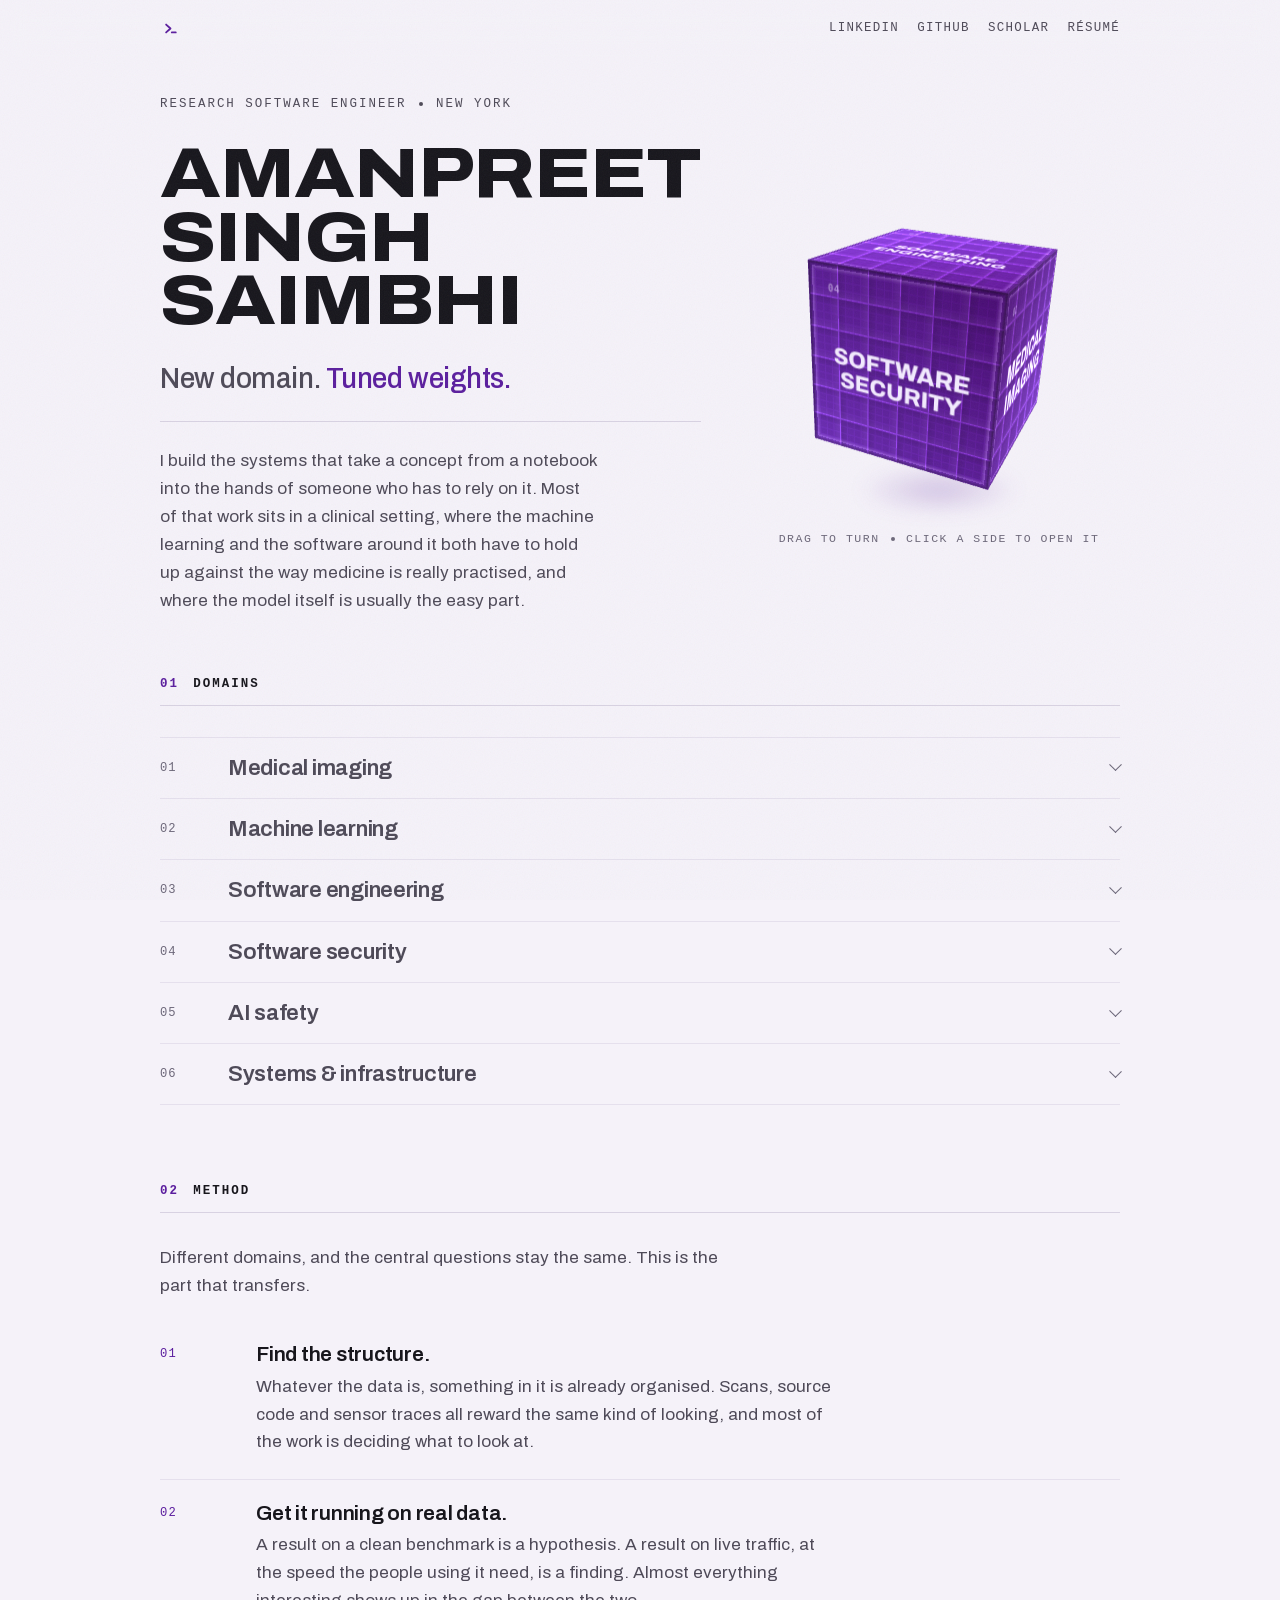
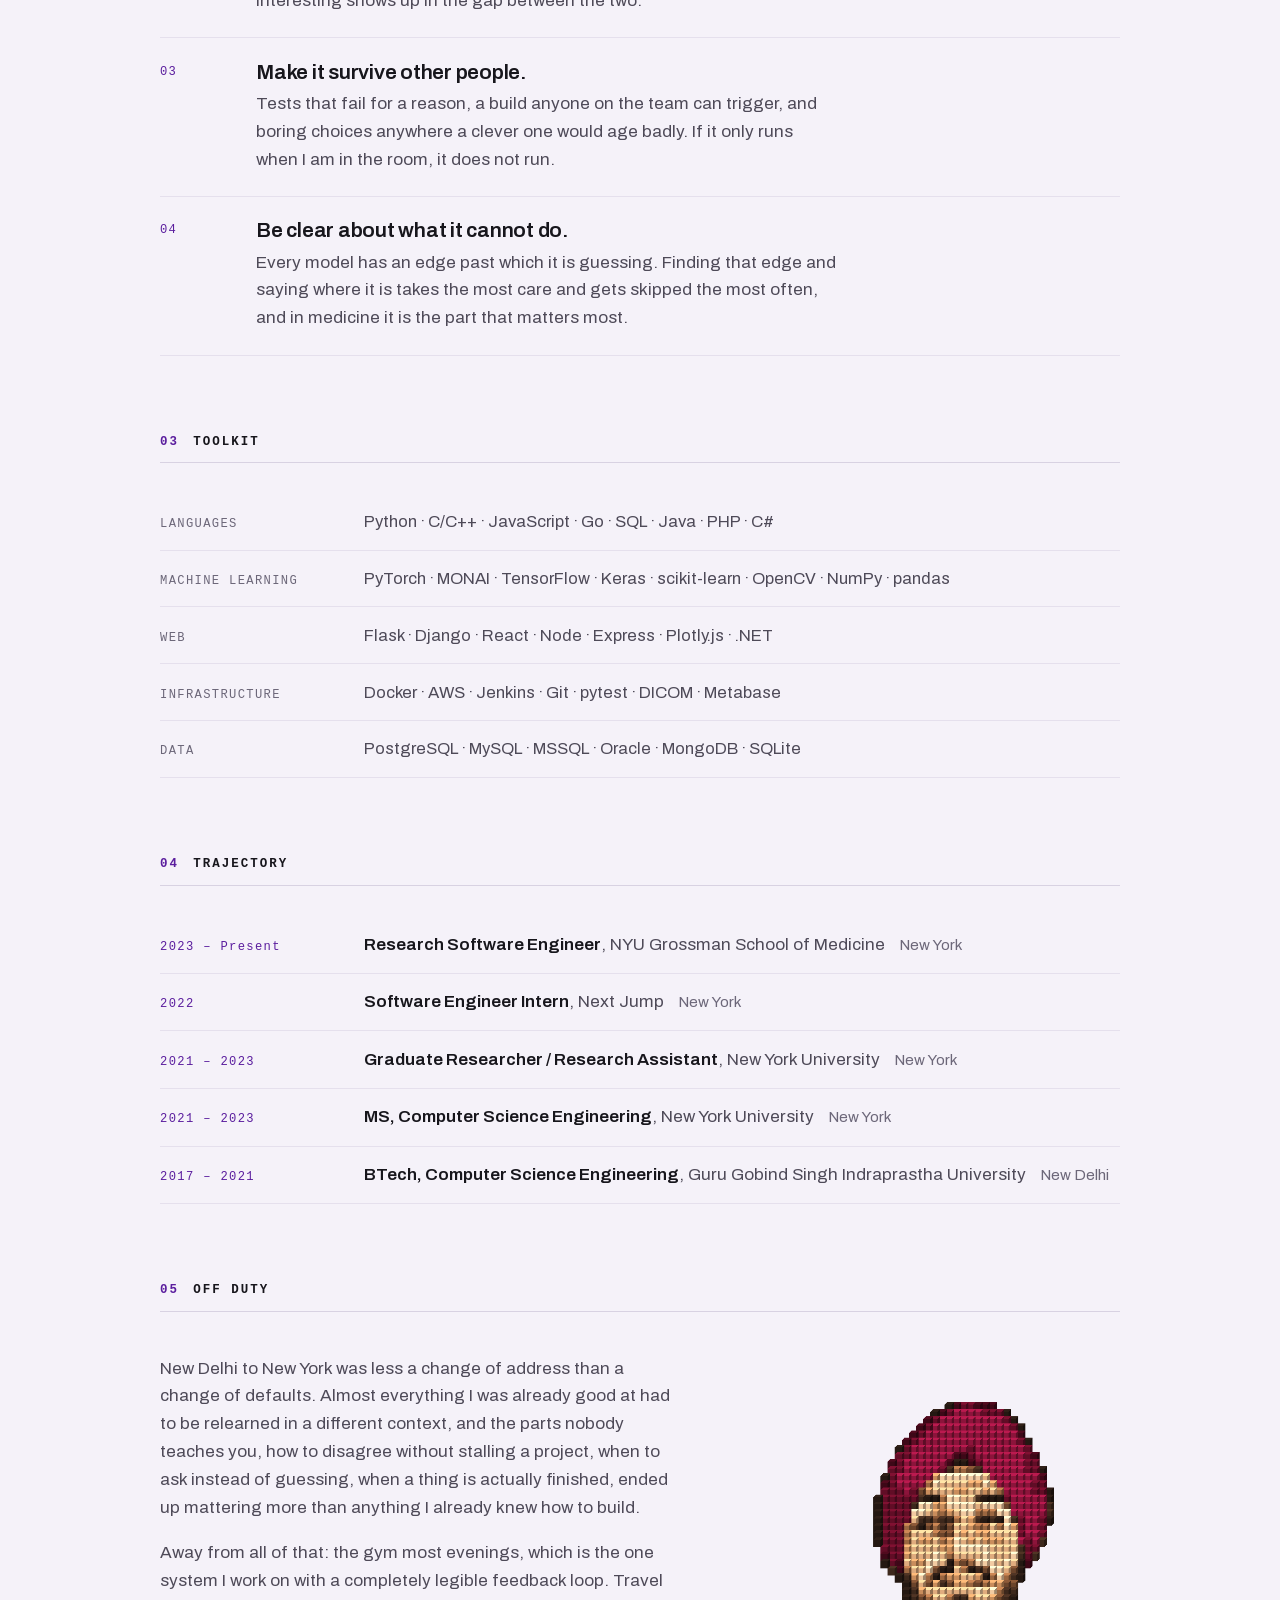
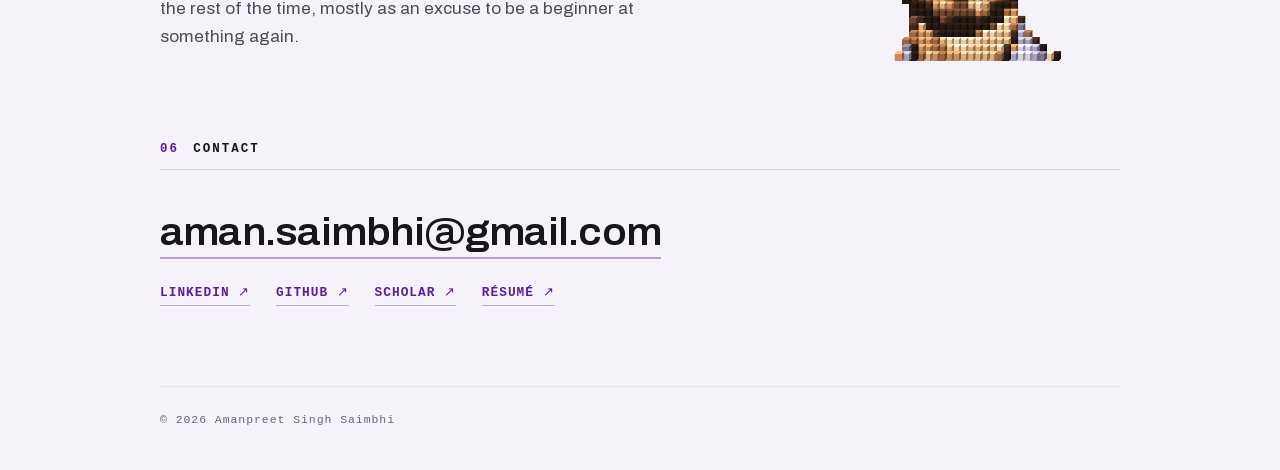
<file: index.html>
<!doctype html>
<html lang="en" class="no-js">
<head>
<meta charset="utf-8">
<meta name="viewport" content="width=device-width, initial-scale=1">
<title>Amanpreet Singh Saimbhi &ndash; Research Software Engineer</title>
<meta name="description" content="Research Software Engineer in New York, working across medical imaging, machine learning, software security, AI safety, and the systems underneath them.">
<meta name="color-scheme" content="dark light">
<meta name="theme-color" content="#0b0a0e" media="(prefers-color-scheme: dark)">
<meta name="theme-color" content="#f5f2f9" media="(prefers-color-scheme: light)">
<link rel="canonical" href="https://aman-saimbhi.github.io/">

<meta property="og:type" content="profile">
<meta property="og:title" content="Amanpreet Singh Saimbhi">
<meta property="og:description" content="New domain, tuned weights. Research Software Engineer in New York, working across medical imaging, machine learning, software security and AI safety.">
<meta property="og:url" content="https://aman-saimbhi.github.io/">
<meta property="og:image" content="https://aman-saimbhi.github.io/assets/img/og-card.png">
<meta property="og:image:width" content="1200">
<meta property="og:image:height" content="630">
<meta property="og:image:alt" content="A six-sided solid, each side labelled with one domain of work.">
<meta name="twitter:card" content="summary_large_image">

<link rel="icon" href="/assets/img/favicon.svg" type="image/svg+xml">
<link rel="icon" href="/assets/img/favicon-64.png" sizes="64x64">
<link rel="apple-touch-icon" href="/assets/img/apple-touch-icon.png">

<link rel="preload" href="/assets/fonts/archivo-latin-var.woff2" as="font" type="font/woff2" crossorigin>
<link rel="stylesheet" href="/assets/css/site.css">
<script type="module" src="/assets/js/main.js"></script>

<script type="application/ld+json">
{
  "@context": "https://schema.org",
  "@type": "Person",
  "name": "Amanpreet Singh Saimbhi",
  "jobTitle": "Research Software Engineer",
  "url": "https://aman-saimbhi.github.io/",
  "email": "mailto:aman.saimbhi@gmail.com",
  "address": { "@type": "PostalAddress", "addressLocality": "New York", "addressRegion": "NY", "addressCountry": "US" },
  "worksFor": { "@type": "Organization", "name": "NYU Grossman School of Medicine" },
  "alumniOf": [
    { "@type": "CollegeOrUniversity", "name": "New York University" },
    { "@type": "CollegeOrUniversity", "name": "Guru Gobind Singh Indraprastha University" }
  ],
  "knowsAbout": ["Medical imaging", "Machine learning", "Software engineering", "Software security", "AI safety", "Systems infrastructure", "Magnetic resonance imaging", "DICOM"],
  "sameAs": [
    "https://www.linkedin.com/in/amanpreet-singh-saimbhi/",
    "https://github.com/Aman-saimbhi",
    "https://scholar.google.com/citations?user=JYChwHAAAAAJ&hl=en"
  ]
}
</script>
</head>
<body>
<a class="skip" href="#main">Skip to content</a>

<header class="topbar">
 <div class="topbar__in">
  <span class="topbar__mark" aria-hidden="true">
    <svg viewBox="0 0 24 24" width="21" height="21" fill="none" stroke="currentColor"
         stroke-width="2.1" stroke-linecap="round" stroke-linejoin="round"><path d="M7 7.5 12 12l-5 4.5"/><path d="M13.5 16.5H18"/></svg>
  </span>
  <!-- the name is set once, in the hero; this only appears once you've scrolled past it -->
  <p class="topbar__name" data-reveal>Amanpreet Singh Saimbhi</p>
  <nav class="topbar__links" aria-label="Elsewhere">
    <a href="https://www.linkedin.com/in/amanpreet-singh-saimbhi/" target="_blank" rel="noopener">LinkedIn<span class="vh"> (opens in a new tab)</span></a>
    <a href="https://github.com/Aman-saimbhi" target="_blank" rel="noopener">GitHub<span class="vh"> (opens in a new tab)</span></a>
    <a href="https://scholar.google.com/citations?user=JYChwHAAAAAJ&hl=en" target="_blank" rel="noopener">Scholar<span class="vh"> (opens in a new tab)</span></a>
    <a href="https://drive.google.com/file/d/1eiX2iNlv4RZfLNW59ubmaVc_LND40y23/view?usp=sharing" target="_blank" rel="noopener">Résumé<span class="vh"> (opens in a new tab)</span></a>
  </nav>
 </div>
</header>

<main id="main">

  <!-- ===== HERO ===== -->
  <section class="hero" aria-labelledby="h-name">
    <div class="hero__type">
      <p class="hero__meta"><span>Research Software Engineer</span><span class="dot"></span><span>New York</span></p>
      <h1 class="hero__name" id="h-name">Amanpreet<br>Singh Saimbhi</h1>
      <p class="hero__tag">New domain. <em>Tuned weights.</em></p>
      <p class="hero__lede">I build the systems that take a concept from a notebook into the hands of someone who has to rely on it. Most of that work sits in a clinical setting, where the machine learning and the software around it both have to hold up against the way medicine is really practised, and where the model itself is usually the easy part.</p>
    </div>

    <div class="hero__solid" data-cube-wrap>
      <canvas id="cube" tabindex="0" role="img"
              aria-label="A six-sided solid, one side per domain of work. Use arrow keys to turn it, Enter to open the front side."></canvas>
      <p class="hero__hint"><span>Drag to turn</span><span class="dot" aria-hidden="true"></span><span>click a side to open it</span></p>
    </div>
  </section>

  <!-- ===== 01 SIDES ===== -->
  <section class="band" aria-labelledby="h-sides">
    <h2 class="shead" id="h-sides"><span class="shead__idx" aria-hidden="true">01</span><span class="shead__txt">Domains</span></h2>

    <ol class="sides" id="sides">

      <li><details name="side" id="imaging">
        <summary><span class="side__n" aria-hidden="true">01</span><span class="side__label">Medical imaging</span><span class="side__cue" aria-hidden="true"></span></summary>
        <div class="side__body">
          <p>Medical images do not arrive as images. They arrive as DICOM: pixel data wrapped in hundreds of tags describing the patient, the study, the series, the scanner and every setting it was running. Most of the difficulty lives in those tags, in routing studies to the right place, reconciling fields that each vendor fills in slightly differently, and keeping a series intact as it moves. My time mostly goes into striking a balance between what the data will support and what the clinic can absorb.</p>
        </div>
      </details></li>

      <li><details name="side" id="ml">
        <summary><span class="side__n" aria-hidden="true">02</span><span class="side__label">Machine learning</span><span class="side__cue" aria-hidden="true"></span></summary>
        <div class="side__body">
          <p>I have pointed roughly the same set of methods at scans, at video, at compressed images, and at signals coming off a wrist, often several of them at once, where the useful part is what one modality knows that the others do not. The domain changes a lot and the work changes very little: find the structure, get it working outside a notebook, and be explicit about what it cannot tell you. That last one is where most of the judgement sits.</p>
        </div>
      </details></li>

      <li><details name="side" id="engineering">
        <summary><span class="side__n" aria-hidden="true">03</span><span class="side__label">Software engineering</span><span class="side__cue" aria-hidden="true"></span></summary>
        <div class="side__body">
          <p>I write code assuming I will not be the one running it in three years. In practice that means tests that fail for a reason, a build somebody else can trigger without asking me, and boring choices anywhere a clever one would age badly.</p>
        </div>
      </details></li>

      <li><details name="side" id="security">
        <summary><span class="side__n" aria-hidden="true">04</span><span class="side__label">Software security</span><span class="side__cue" aria-hidden="true"></span></summary>
        <div class="side__body">
          <p>Source code is a graph well before it is text. Looking at it that way turns finding a vulnerability into pattern recognition rather than a search for bug shapes you already know, and pattern recognition generalises where a fixed set of rules does not.</p>
        </div>
      </details></li>

      <li><details name="side" id="safety">
        <summary><span class="side__n" aria-hidden="true">05</span><span class="side__label">AI safety</span><span class="side__cue" aria-hidden="true"></span></summary>
        <div class="side__body">
          <p>I care more about what a model can honestly claim than about what it scores. Some of the more useful work I have been part of showed that a promising idea did not help anyone. A negative result closes a door, and closing doors is how a field stops spending years on the wrong one.</p>
        </div>
      </details></li>

      <li><details name="side" id="systems">
        <summary><span class="side__n" aria-hidden="true">06</span><span class="side__label">Systems &amp; infrastructure</span><span class="side__cue" aria-hidden="true"></span></summary>
        <div class="side__body">
          <p>Nobody notices this layer until it breaks, which is most of why I like it. Queues that put the urgent thing first, containers that behave the same on a machine I will never see, pipelines that run without anyone watching them. Good infrastructure gets measured in problems that never happened.</p>
        </div>
      </details></li>

    </ol>

  </section>

  <!-- ===== 02 METHOD ===== -->
  <section class="band" aria-labelledby="h-method" id="method">
    <h2 class="shead" id="h-method"><span class="shead__idx" aria-hidden="true">02</span><span class="shead__txt">Method</span></h2>

    <p class="method__intro">Different domains, and the central questions stay the same. This is the part that transfers.</p>

    <ol class="method">
      <li>
        <span class="method__n" aria-hidden="true">01</span>
        <div class="method__body">
          <h3>Find the structure.</h3>
          <p>Whatever the data is, something in it is already organised. Scans, source code and sensor traces all reward the same kind of looking, and most of the work is deciding what to look at.</p>
        </div>
      </li>
      <li>
        <span class="method__n" aria-hidden="true">02</span>
        <div class="method__body">
          <h3>Get it running on real data.</h3>
          <p>A result on a clean benchmark is a hypothesis. A result on live traffic, at the speed the people using it need, is a finding. Almost everything interesting shows up in the gap between the two.</p>
        </div>
      </li>
      <li>
        <span class="method__n" aria-hidden="true">03</span>
        <div class="method__body">
          <h3>Make it survive other people.</h3>
          <p>Tests that fail for a reason, a build anyone on the team can trigger, and boring choices anywhere a clever one would age badly. If it only runs when I am in the room, it does not run.</p>
        </div>
      </li>
      <li>
        <span class="method__n" aria-hidden="true">04</span>
        <div class="method__body">
          <h3>Be clear about what it cannot do.</h3>
          <p>Every model has an edge past which it is guessing. Finding that edge and saying where it is takes the most care and gets skipped the most often, and in medicine it is the part that matters most.</p>
        </div>
      </li>
    </ol>
  </section>

  <!-- ===== 03 TOOLKIT ===== -->
  <section class="band" aria-labelledby="h-kit">
    <h2 class="shead" id="h-kit"><span class="shead__idx" aria-hidden="true">03</span><span class="shead__txt">Toolkit</span></h2>
    <dl class="kit">
      <div><dt>Languages</dt><dd>Python · C/C++ · JavaScript · Go · SQL · Java · PHP · C#</dd></div>
      <div><dt>Machine learning</dt><dd>PyTorch · MONAI · TensorFlow · Keras · scikit-learn · OpenCV · NumPy · pandas</dd></div>
      <div><dt>Web</dt><dd>Flask · Django · React · Node · Express · Plotly.js · .NET</dd></div>
      <div><dt>Infrastructure</dt><dd>Docker · AWS · Jenkins · Git · pytest · DICOM · Metabase</dd></div>
      <div><dt>Data</dt><dd>PostgreSQL · MySQL · MSSQL · Oracle · MongoDB · SQLite</dd></div>
    </dl>
  </section>

  <!-- ===== 04 TRAJECTORY ===== -->
  <section class="band" aria-labelledby="h-traj">
    <h2 class="shead" id="h-traj"><span class="shead__idx" aria-hidden="true">04</span><span class="shead__txt">Trajectory</span></h2>
    <ol class="traj">
      <li><span class="traj__yr">2023 &ndash; Present</span><span class="traj__what"><strong>Research Software Engineer</strong>, NYU Grossman School of Medicine <i>New York</i></span></li>
      <li><span class="traj__yr">2022</span><span class="traj__what"><strong>Software Engineer Intern</strong>, Next Jump <i>New York</i></span></li>
      <li><span class="traj__yr">2021 &ndash; 2023</span><span class="traj__what"><strong>Graduate Researcher / Research Assistant</strong>, New York University <i>New York</i></span></li>
      <li><span class="traj__yr">2021 &ndash; 2023</span><span class="traj__what"><strong>MS, Computer Science Engineering</strong>, New York University <i>New York</i></span></li>
      <li><span class="traj__yr">2017 &ndash; 2021</span><span class="traj__what"><strong>BTech, Computer Science Engineering</strong>, Guru Gobind Singh Indraprastha University <i>New Delhi</i></span></li>
    </ol>
  </section>

  <!-- ===== 05 OFF DUTY ===== -->
  <section class="band" aria-labelledby="h-off">
    <h2 class="shead" id="h-off"><span class="shead__idx" aria-hidden="true">05</span><span class="shead__txt">Off duty</span></h2>
    <div class="off">
      <div class="off__text">
        <p>New Delhi to New York was less a change of address than a change of defaults. Almost everything I was already good at had to be relearned in a different context, and the parts nobody teaches you, how to disagree without stalling a project, when to ask instead of guessing, when a thing is actually finished, ended up mattering more than anything I already knew how to build.</p>
        <p>Away from all of that: the gym most evenings, which is the one system I work on with a completely legible feedback loop. Travel the rest of the time, mostly as an excuse to be a beginner at something again.</p>
      </div>
      <figure class="off__portrait">
        <img src="/assets/img/avatar-voxel.png" width="629" height="629" decoding="async"
             alt="A portrait of Amanpreet Singh Saimbhi built out of blocks.">
      </figure>
    </div>
  </section>

  <!-- ===== 06 CONTACT ===== -->
  <section class="band band--end" aria-labelledby="h-contact">
    <h2 class="shead" id="h-contact"><span class="shead__idx" aria-hidden="true">06</span><span class="shead__txt">Contact</span></h2>
    <p class="contact">
      <a class="contact__mail" href="mailto:aman.saimbhi@gmail.com">aman.saimbhi@gmail.com</a>
    </p>
    <p class="outlinks">
      <a href="https://www.linkedin.com/in/amanpreet-singh-saimbhi/" target="_blank" rel="noopener">LinkedIn <span aria-hidden="true">↗</span><span class="vh"> (opens in a new tab)</span></a>
      <a href="https://github.com/Aman-saimbhi" target="_blank" rel="noopener">GitHub <span aria-hidden="true">↗</span><span class="vh"> (opens in a new tab)</span></a>
      <a href="https://scholar.google.com/citations?user=JYChwHAAAAAJ&hl=en" target="_blank" rel="noopener">Scholar <span aria-hidden="true">↗</span><span class="vh"> (opens in a new tab)</span></a>
      <a href="https://drive.google.com/file/d/1eiX2iNlv4RZfLNW59ubmaVc_LND40y23/view?usp=sharing" target="_blank" rel="noopener">Résumé <span aria-hidden="true">↗</span><span class="vh"> (opens in a new tab)</span></a>
    </p>
  </section>

</main>

<footer class="foot">
  <p>© <span id="yr">2026</span> Amanpreet Singh Saimbhi</p>
</footer>

</body>
</html>
</file>
<file: assets/css/site.css>
/* ============================================================
   Amanpreet Singh Saimbhi
   ------------------------------------------------------------
   01. FONT
   02. TOKENS
   03. RESET & BASE
   04. ATMOSPHERE
   05. TOPBAR
   06. HERO + SOLID
   07. SECTION HEADS
   08. SIDES
   09. METHOD
   10. OUTBOUND LINKS
   11. TOOLKIT / TRAJECTORY / OFF DUTY / CONTACT
   12. FOOTER
   13. MOTION
   14. RESPONSIVE
   ============================================================ */

/* ===== 01. FONT ===== */
@font-face {
  font-family: 'Archivo';
  src: url('/assets/fonts/archivo-latin-var.woff2') format('woff2');
  font-weight: 400 800;
  font-stretch: 62% 125%;
  font-style: normal;
  font-display: swap;
}

/* ===== 02. TOKENS ===== */
:root {
  color-scheme: dark light;

  --bg:        #0b0a0e;
  --bg-raised: #141220;
  --ink:       #eceaf2;
  --ink-mid:   #a7a2b6;
  --ink-dim:   #88839c;
  --line:      #26232f;
  --line-soft: #1a1823;

  /* Violet, used sparingly: small type and active states only. */
  --accent:    #b494f2;
  --accent-tx: #a48ce0;
  --grain:     .04;

  /* Read by cube.js. Both endpoints sit in a narrow mid-dark band on purpose:
     a gradient spanning light to dark makes any single label colour fail
     somewhere along it. --cube-b is NYU violet exactly. */
  --cube-a:    #7a3ad6;
  --cube-b:    #43046e;
  --cube-ink:  #f4ecff;

  --sans: 'Archivo', 'Helvetica Neue', Helvetica, Arial, sans-serif;
  --mono: ui-monospace, SFMono-Regular, 'SF Mono', Menlo, Consolas, monospace;

  --gutter: clamp(1.25rem, 5vw, 4rem);
  --measure: 68rem;
  --rhythm: clamp(3.25rem, 7vw, 5rem);
}

@media (prefers-color-scheme: light) {
  :root {
    --bg:        #f5f2f9;
    --bg-raised: #ebe6f2;
    --ink:       #17161c;
    --ink-mid:   #4e4a58;
    --ink-dim:   #6c6779;
    --line:      #d8d2e2;
    --line-soft: #e5e0ed;
    --accent:    #5b1e9e;
    --accent-tx: #5b1e9e;
    --grain:     .05;

    --cube-a:    #7a3ad6;
    --cube-b:    #43046e;
    --cube-ink:  #f4ecff;
  }
}

/* ===== 03. RESET & BASE ===== */
*, *::before, *::after { box-sizing: border-box; }
html {
  -webkit-text-size-adjust: 100%;
  /* the header is sticky, so anchored jumps have to clear it or they land
     underneath. it grows to two rows once the nav wraps. */
  scroll-padding-top: 6.5rem;
}
body {
  margin: 0;
  background: var(--bg);
  color: var(--ink);
  font-family: var(--sans);
  font-size: clamp(1rem, .96rem + .2vw, 1.075rem);
  line-height: 1.62;
  font-synthesis-weight: none;
  -webkit-font-smoothing: antialiased;
  overflow-x: hidden;
}
h1, h2, h3 { margin: 0; font-weight: 700; line-height: 1.1; }
p { margin: 0; }
ol, ul, dl, dd { margin: 0; padding: 0; list-style: none; }
img, svg, canvas { display: block; max-width: 100%; }
/* Archivo ships upright only, so emphasis is a brightness shift rather than a
   synthesised oblique. Accent colour is reserved for links and the tagline. */
em { font-style: normal; color: var(--ink); }

a { color: inherit; text-decoration-color: var(--ink-dim); text-decoration-color: color-mix(in srgb, var(--accent) 55%, transparent); text-underline-offset: .22em; text-decoration-thickness: 1px; }
a:hover { text-decoration-color: var(--accent); }

:focus-visible { outline: 2px solid var(--accent); outline-offset: 3px; border-radius: 2px; }

/* screen readers only: every link that opens a new tab says so */
.vh {
  position: absolute;
  width: 1px; height: 1px;
  margin: -1px; padding: 0; border: 0;
  overflow: hidden;
  clip-path: inset(50%);
  white-space: nowrap;
}

.skip {
  position: absolute; left: -9999px; top: 0; z-index: 50;
  background: var(--bg-raised); color: var(--ink);
  padding: .75rem 1.1rem; border: 1px solid var(--line);
  font: 500 .9rem/1 var(--mono);
}
.skip:focus { left: .75rem; top: .75rem; }

/* ===== 04. ATMOSPHERE ===== */
body::before {
  content: ''; position: fixed; inset: 0; z-index: 30; pointer-events: none;
  opacity: var(--grain);
  background-image: url("data:image/svg+xml,%3Csvg xmlns='http://www.w3.org/2000/svg' width='140' height='140'%3E%3Cfilter id='n'%3E%3CfeTurbulence type='fractalNoise' baseFrequency='.85' numOctaves='3'/%3E%3C/filter%3E%3Crect width='140' height='140' filter='url(%23n)'/%3E%3C/svg%3E");
}

.band {
  max-width: var(--measure);
  margin-inline: auto;
  padding: 0 var(--gutter) var(--rhythm);
}
.band--end { padding-bottom: clamp(3rem, 7vw, 5rem); }

/* ===== 05. TOPBAR ===== */
.topbar {
  position: sticky; top: 0; z-index: 20;
  background: var(--bg);
  background: color-mix(in srgb, var(--bg) 78%, transparent);
  -webkit-backdrop-filter: blur(12px);
          backdrop-filter: blur(12px);
  border-bottom: 1px solid transparent;
}
.topbar.is-stuck { border-bottom-color: var(--line-soft); }
.topbar__in {
  max-width: var(--measure);
  margin-inline: auto;
  padding: 1rem var(--gutter);
  display: flex; align-items: center; gap: 1rem 1.4rem; flex-wrap: wrap;
}
.topbar__mark { color: var(--accent); flex: none; display: grid; }
.topbar__name {
  font: 600 .78rem/1 var(--mono);
  letter-spacing: .13em; text-transform: uppercase;
  color: var(--ink-mid); margin-right: auto;
}
/* the name is set once in the hero; this copy fades in past that point */
.topbar__name[data-reveal] { opacity: 0; }
.topbar__name.is-shown { opacity: 1; }
@media (prefers-reduced-motion: no-preference) {
  .topbar__name[data-reveal] { transition: opacity .4s ease; }
}
.topbar__links { display: flex; gap: 1.15rem; flex-wrap: wrap; }
.topbar__links a {
  font: 500 .78rem/1 var(--mono);
  letter-spacing: .1em; text-transform: uppercase;
  color: var(--ink-mid); text-decoration: none;
  padding: .35rem 0; border-bottom: 1px solid transparent;
}
.topbar__links a:hover { color: var(--ink); border-bottom-color: var(--accent); }

/* ===== 06. HERO + SOLID ===== */
.hero {
  max-width: var(--measure);
  margin-inline: auto;
  padding: clamp(1.25rem, 4vw, 2.5rem) var(--gutter) clamp(2.5rem, 6vw, 4rem);
  display: grid;
  gap: clamp(2.5rem, 6vw, 4rem);
  align-items: center;
}
@media (min-width: 62rem) { .hero { grid-template-columns: 1.02fr .98fr; } }

.hero__meta {
  display: flex; align-items: center; gap: .8rem; flex-wrap: wrap;
  font: 500 .78rem/1 var(--mono);
  letter-spacing: .16em; text-transform: uppercase;
  color: var(--ink-mid);
  margin-bottom: clamp(1.25rem, 3vw, 2rem);
}
.hero__meta .dot, .hero__hint .dot { width: 4px; height: 4px; background: currentColor; border-radius: 50%; }

.hero__name {
  font-size: clamp(2.2rem, 7.4vw, 4.4rem);
  font-weight: 800; font-stretch: 116%;
  text-transform: uppercase; letter-spacing: -.014em; line-height: .9;
  margin-bottom: clamp(1.2rem, 3vw, 1.8rem);
}
.hero__tag {
  font-size: clamp(1.3rem, 3vw, 1.85rem);
  font-weight: 500; font-stretch: 92%;
  letter-spacing: -.015em; line-height: 1.15;
  padding-bottom: clamp(1.1rem, 3vw, 1.6rem);
  border-bottom: 1px solid var(--line);
  margin-bottom: clamp(1.1rem, 3vw, 1.6rem);
  color: var(--ink-mid);
}
/* emphasis by brightness, since the page has no accent hue */
.hero__tag em { color: var(--accent); }
.hero__lede { max-width: 44ch; color: var(--ink-mid); }

.hero__solid { display: grid; justify-items: center; gap: 1.1rem; }
/* grounds the solid */
.hero__solid { position: relative; }
.hero__solid::before {
  content: '';
  position: absolute;
  left: 50%; top: 78%;
  width: min(60%, 15rem); height: 3.5rem;
  transform: translateX(-50%);
  border-radius: 50%;
  background: radial-gradient(closest-side, color-mix(in srgb, var(--accent) 26%, transparent), transparent 78%);
  filter: blur(10px);
  pointer-events: none;
}
/* without JS the canvas would just be an empty box with a "drag to turn" caption */
.no-js .hero__solid { display: none; }
/* without JS the reveal never fires, so the wordmark must not start hidden */
.no-js .topbar__name[data-reveal] { opacity: 1; }
#cube {
  width: 100%;
  max-width: 27rem;
  aspect-ratio: 1;
  border-radius: 4px;
  cursor: grab;
  /* pan-y so a swipe starting on the solid still scrolls the page; horizontal
     drags reach us for rotation */
  touch-action: pan-y;
}
#cube:active { cursor: grabbing; }
.hero__hint {
  display: flex; align-items: center; gap: .7rem; flex-wrap: wrap; justify-content: center;
  font: 500 .72rem/1 var(--mono);
  letter-spacing: .13em; text-transform: uppercase;
  color: var(--ink-dim);
}

/* ===== 07. SECTION HEADS ===== */
.shead {
  display: flex; align-items: baseline; gap: .9rem;
  font: 600 .78rem/1 var(--mono);
  letter-spacing: .16em; text-transform: uppercase;
  color: var(--ink-mid);
  padding-bottom: .9rem;
  margin-bottom: clamp(1.4rem, 3vw, 1.9rem);
  border-bottom: 1px solid var(--line);
}
.shead__idx { color: var(--accent-tx); }
.shead__txt { color: var(--ink); }

/* ===== 08. SIDES ===== */
.sides { border-top: 1px solid var(--line-soft); }
.sides li { border-bottom: 1px solid var(--line-soft); }

.sides summary {
  display: grid;
  grid-template-columns: 3.25rem 1fr 1.5rem;
  align-items: center; gap: 1rem;
  min-height: 3.5rem; padding: .75rem 0;
  cursor: pointer; list-style: none;
}
.sides summary::-webkit-details-marker { display: none; }
.sides summary::marker { content: ''; }

.side__n {
  font: 500 .76rem/1 var(--mono);
  letter-spacing: .08em; color: var(--ink-dim);
}
.side__label {
  font-size: clamp(1.05rem, 2.4vw, 1.4rem);
  font-weight: 600; font-stretch: 100%; letter-spacing: -.012em;
  color: var(--ink-mid);
}
details[open] .side__label, summary:hover .side__label { color: var(--ink); }
details[open] .side__n { color: var(--accent-tx); }

.side__cue {
  justify-self: end; width: 9px; height: 9px;
  border-right: 1.5px solid var(--ink-dim);
  border-bottom: 1.5px solid var(--ink-dim);
  transform: rotate(45deg) translate(-2px, -2px);
}
details[open] .side__cue { border-color: var(--accent); transform: rotate(225deg) translate(-2px, -2px); }

.side__body { padding: .1rem 0 1.9rem; max-width: 62ch; margin-left: 4.25rem; color: var(--ink-mid); }
.side__body p + p { margin-top: 1rem; }

/* ===== 09. METHOD ===== */
.method__intro { max-width: 56ch; color: var(--ink-mid); margin-bottom: clamp(2rem, 4vw, 2.75rem); }

.method li {
  display: grid;
  gap: .35rem 1.5rem;
  padding: 1.4rem 0;
  border-bottom: 1px solid var(--line-soft);
}
.method li:first-child { padding-top: 0; }
@media (min-width: 46rem) { .method li { grid-template-columns: 4.5rem 1fr; } }

.method__n {
  font: 500 .76rem/1.9 var(--mono);
  letter-spacing: .1em;
  color: var(--accent-tx);
}
.method__body h3 {
  font-size: clamp(1.05rem, 2.2vw, 1.3rem);
  font-weight: 600; letter-spacing: -.012em;
  margin-bottom: .4rem;
}
.method__body p { color: var(--ink-mid); max-width: 58ch; }

/* ===== 10. OUTBOUND LINKS ===== */
.outlinks { display: flex; gap: 1.6rem; flex-wrap: wrap; margin-top: 1.2rem; }
.outlinks a {
  font: 600 .8rem/1 var(--mono);
  letter-spacing: .08em; text-transform: uppercase;
  color: var(--accent-tx); text-decoration: none;
  padding: .3rem 0;
  border-bottom: 1px solid var(--line);
  border-bottom: 1px solid color-mix(in srgb, var(--accent) 35%, transparent);
}
.outlinks a:hover { border-bottom-color: var(--accent); }

/* ===== 11. TOOLKIT / TRAJECTORY / OFF DUTY / CONTACT ===== */
.kit > div, .traj li { display: grid; gap: .15rem 1.25rem; padding: .9rem 0; border-bottom: 1px solid var(--line-soft); }
@media (min-width: 46rem) {
  .kit > div, .traj li { grid-template-columns: 11.5rem 1fr; align-items: baseline; }
}
.kit dt, .traj__yr {
  font: 500 .76rem/1.6 var(--mono);
  letter-spacing: .11em;
}
.kit dt { text-transform: uppercase; color: var(--ink-dim); }
.traj__yr { color: var(--accent-tx); }
.kit dd { color: var(--ink-mid); font-size: .97em; }
.traj__what { color: var(--ink-mid); }
.traj__what strong { color: var(--ink); font-weight: 600; }
.traj__what i { font-style: normal; color: var(--ink-dim); display: block; font-size: .88em; }
@media (min-width: 46rem) { .traj__what i { display: inline; margin-left: .6rem; } }

.off { color: var(--ink-mid); display: grid; gap: clamp(2rem, 5vw, 3.5rem); align-items: center; }
@media (min-width: 52rem) { .off { grid-template-columns: 1fr 20rem; } }
.off__text { max-width: 52ch; }
.off__text p + p { margin-top: 1.1rem; }
.off__portrait { margin: 0; justify-self: center; }
.off__portrait img { width: 100%; max-width: 20rem; height: auto; }

.contact__mail {
  font-size: clamp(1.4rem, 4.5vw, 2.4rem);
  font-weight: 600; font-stretch: 108%;
  letter-spacing: -.02em; text-decoration: none;
  border-bottom: 2px solid var(--line);
  border-bottom: 2px solid color-mix(in srgb, var(--accent) 40%, transparent);
  padding-bottom: .1em; word-break: break-word;
}
.contact__mail:hover { border-bottom-color: var(--accent); }

/* ===== 12. FOOTER ===== */
.foot {
  max-width: var(--measure);
  margin-inline: auto;
  padding: 1.6rem var(--gutter) 2.5rem;
  /* drawn as a background so the rule lines up with every other rule on the
     page, which sit inside the gutter rather than spanning it */
  background-image: linear-gradient(var(--line-soft), var(--line-soft));
  background-size: calc(100% - 2 * var(--gutter)) 1px;
  background-position: var(--gutter) 0;
  background-repeat: no-repeat;
  display: flex; justify-content: space-between; gap: .5rem 1.5rem; flex-wrap: wrap;
  font: 500 .72rem/1.6 var(--mono);
  letter-spacing: .08em; color: var(--ink-dim);
}
.foot a { color: var(--ink-mid); }

/* ===== 13. MOTION ===== */
@media (prefers-reduced-motion: no-preference) {
  .hero__type > *, .hero__solid { animation: rise .8s cubic-bezier(.2,.7,.3,1) backwards; }
  .hero__meta { animation-delay: .05s; }
  .hero__name { animation-delay: .12s; }
  .hero__tag  { animation-delay: .20s; }
  .hero__lede { animation-delay: .28s; }
  .hero__solid { animation-delay: .18s; }
  @keyframes rise { from { opacity: 0; transform: translateY(14px); } }

  .side__label, .side__cue, .side__n, .method__n {
    transition: opacity .3s ease, color .3s ease, border-color .3s ease,
                transform .18s cubic-bezier(.3,1.4,.5,1), filter .3s ease;
  }
}

/* ===== 14. RESPONSIVE ===== */
@media (max-width: 46rem) {
  .sides summary { grid-template-columns: 2.5rem 1fr 1.25rem; gap: .75rem; }
  .side__body { margin-left: 0; padding-bottom: 1.5rem; }
  /* keeps the solid above the fold on a short phone */
  .hero { gap: 1.6rem; }
  .hero__lede { max-width: none; }
  .topbar__in { gap: .5rem 1.1rem; padding-inline: var(--gutter); }
  .topbar__name { display: none; }
  .topbar__links { gap: .9rem; }
  .topbar__links a { font-size: .72rem; letter-spacing: .07em; }
  #cube { max-width: 20rem; }
}
</file>
